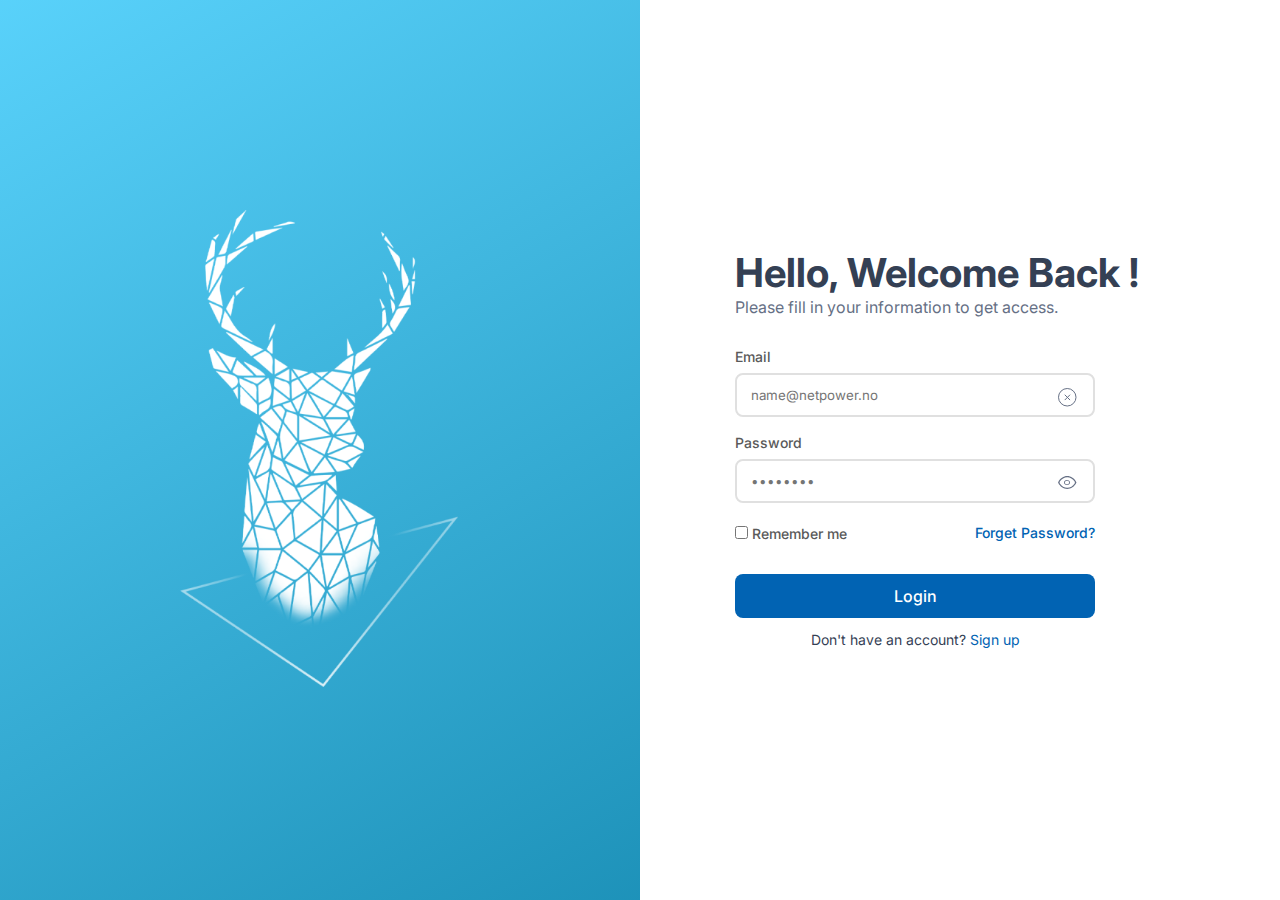
<file: login.html>
<!DOCTYPE html>
<html lang="en">
<head>
    <meta charset="UTF-8">
    <meta http-equiv="X-UA-Compatible" content="IE=edge">
    <meta name="viewport" content="width=device-width, initial-scale=1.0">
    <link rel="stylesheet" href="assets/css/layout.css">
    <link rel="stylesheet" href="assets/css/form.css">
    <link rel="stylesheet" href="assets/css/button.css">
    <link rel="stylesheet" href="assets/css/root.css">
    <link rel="preconnect" href="https://fonts.googleapis.com">
    <link rel="preconnect" href="https://fonts.gstatic.com" crossorigin>
    <link href="https://fonts.googleapis.com/css2?family=Inter:wght@200;300;500;700&display=swap" rel="stylesheet">
    <title>Intern</title>
</head>
<body>
    <div class="container">
        <div class="container__left">
            <div class="container__left-image">
                <img src="assets/images/login.png" alt="login">
            </div>
        </div>
        <div class="container__right">
            <div class="container__right-form">
                <form action="" class="form">
                    <div class="form__heading">
                        <h2>Hello, Welcome Back !</h1>
                        <p>Please fill in your information to get access.</p>
                    </div>
                    <div class="form__group">
                        <div class="form__info">
                            <label for="email" class="form__label">Email</label>
                            <div class="form__input">
                                <input id="email" name="email" type="text" class="form__value" placeholder="name@netpower.no">
                                <button class="btn-clear">
                                    <img src="assets/images/Close.svg" alt="">
                                </button>
                            </div>
                        </div>
                        <div class="form__info">
                            <label for="password" class="form__label">Password</label>
                            <div class="form__input">
                                <input id="password" name="password" type="password" class="form__value" placeholder="••••••••">
                                <button class="btn-show">
                                    <img src="assets/images/Show.svg" alt="">
                                </button>
                            </div>
                        </div>
                        <div class="form__request">
                            <div class="form__forget">
                                <input type="checkbox" id="" name="" value="">
                                <label for="">Remember me</label><br>
                            </div>
                                <a href="./">Forget Password?</a>
                        </div>
                        <button class="btn--large_enabled" style="margin-bottom: 10px;">Login</button>
                        <p class="sign-up">
                            Don't have an account? 
                            <a href="">Sign up</a>
                        </p>
                    </div>
                </form>
            </div>
        </div>
    </div>
</body>
</html>
</file>
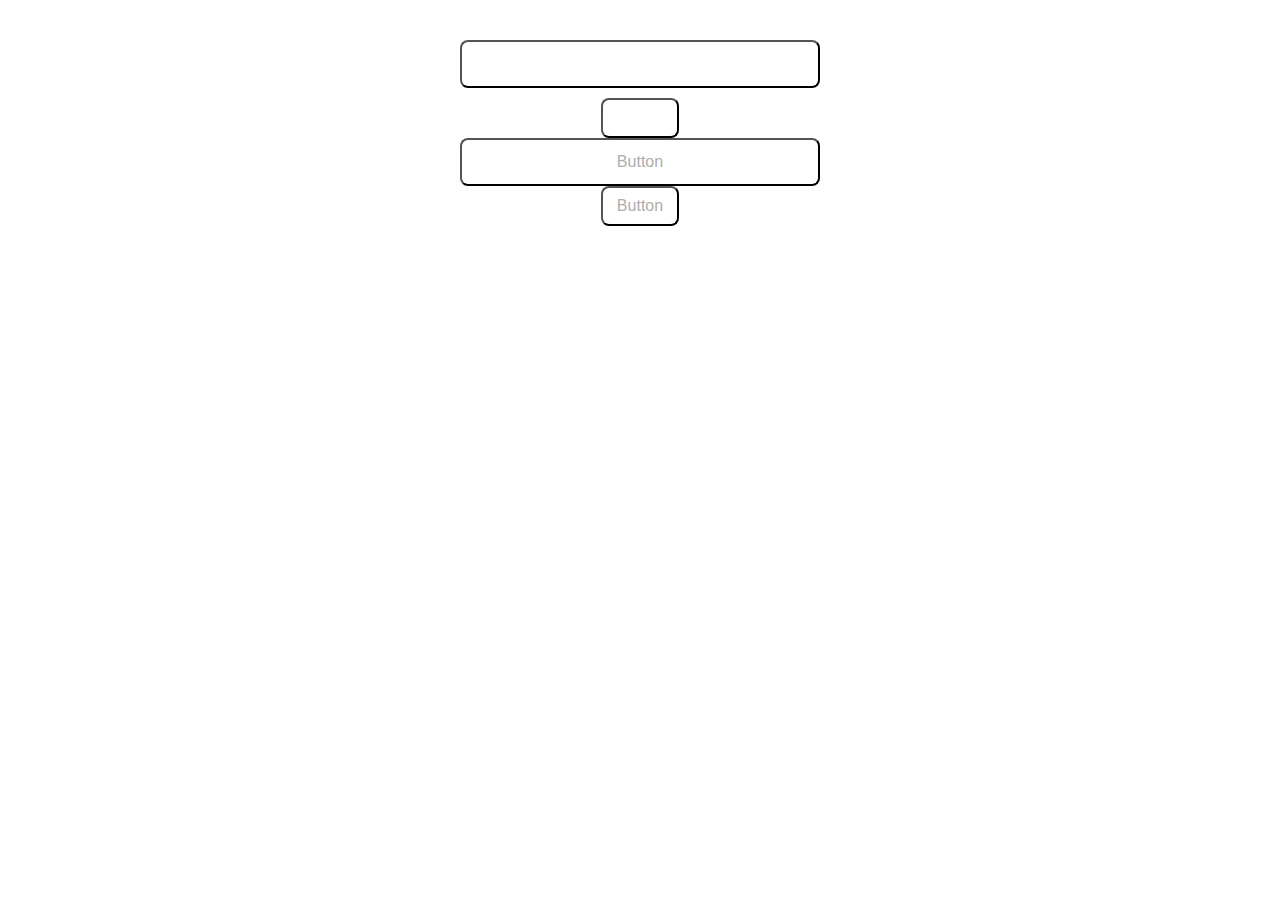
<file: components/button.html>
<!DOCTYPE html>
<html lang="en">
<head>
    <meta charset="UTF-8">
    <meta http-equiv="X-UA-Compatible" content="IE=edge">
    <meta name="viewport" content="width=device-width, initial-scale=1.0">
    <link rel="stylesheet" href="../assets/css/button.css">
    <title>Button</title>
</head>
<body>
    
    <div style="display: flex; flex-direction: column; margin: 30px; justify-content: center; align-items: center;">

        <button class="btn--large_enabled" style="margin-bottom: 10px;">Login</button>
        <button class="btn--small_enabled">Button</button>
        <button class="btn--large_disabled">Button</button>
        <button class="btn--small_disabled">Button</button>
    </div>
</body>
</html>
</file>
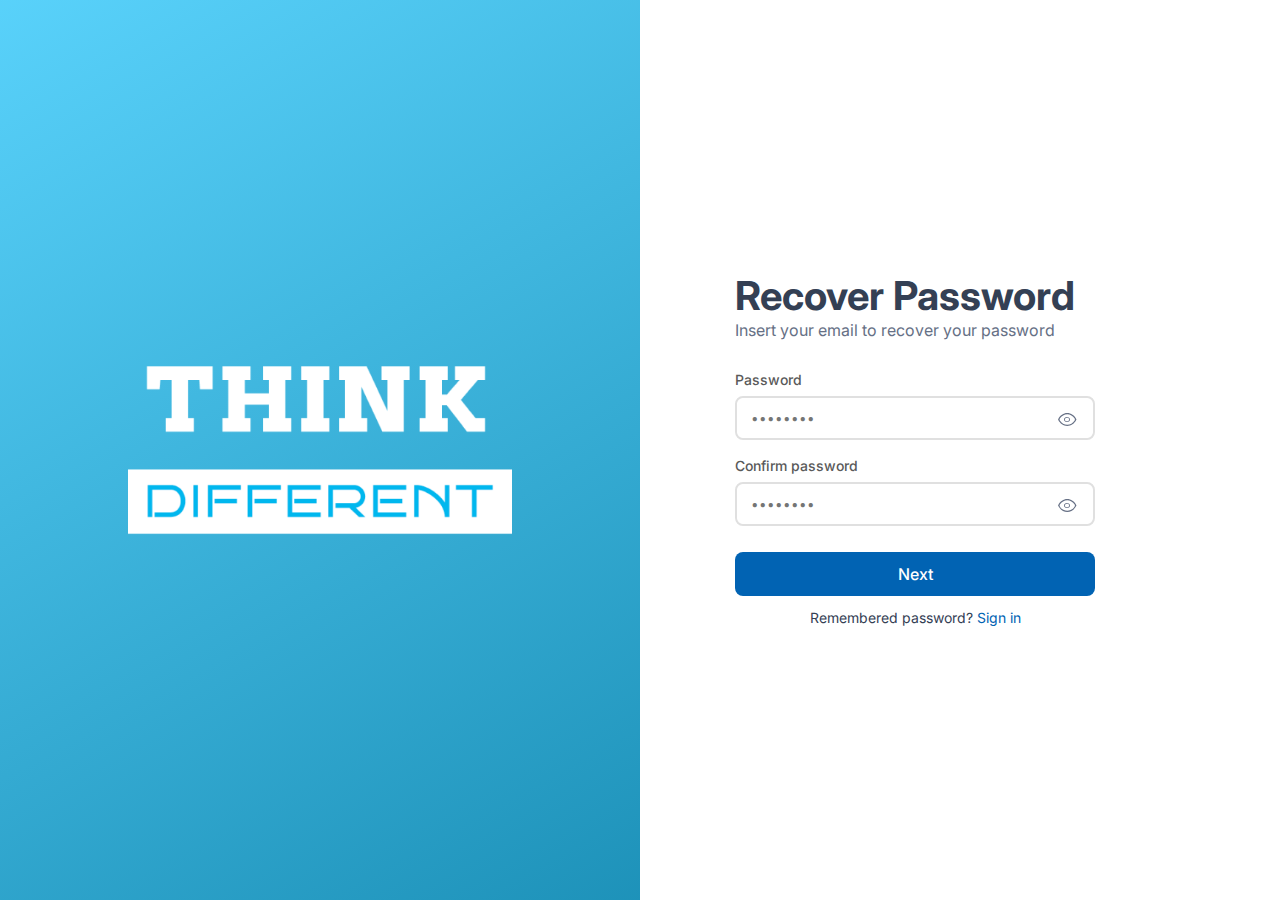
<file: pages/forgot_passoword/recover_password-fill.html>
<!DOCTYPE html>
<html lang="en">
<head>
    <meta charset="UTF-8">
    <meta http-equiv="X-UA-Compatible" content="IE=edge">
    <meta name="viewport" content="width=device-width, initial-scale=1.0">
    <link rel="stylesheet" href="../../assets/css/components.css">
    <link rel="stylesheet" href="../../assets/css/form.css">
    <link rel="stylesheet" href="../../assets/css/layout.css">
    <link rel="stylesheet" href="../../assets/css/root.css">
    <link rel="preconnect" href="https://fonts.googleapis.com">
    <link rel="preconnect" href="https://fonts.gstatic.com" crossorigin>
    <link href="https://fonts.googleapis.com/css2?family=Inter:wght@200;300;500;700&display=swap" rel="stylesheet">
    <title>FillPassword</title>
</head>
<body>
    <div class="container">
        <div class="container__left">
            <div class="container__left-image">
                <img src="../../assets/images/forgot_password.png" alt="think different">
            </div>
        </div>
        <div class="container__right">
            <div class="container__right-form">
                <form class="form">
                    <div class="form__heading">
                        <h2>Recover Password</h2>
                        <p>Insert your email to recover your password</p>
                    </div>
                    <div class="form__group">
                        <div class="form__info">
                            <label for="password" class="form__label">Password</label>
                            <div class="form__input">
                                <input id="password" name="password" type="password" class="form__value" placeholder="••••••••">
                                <button class="btn-show">
                                    <img src="../../assets/images/Show.svg" alt="show-hide" class="show-hide">
                                </button>
                            </div>
                        </div>
                        <div class="form__info">
                            <label for="confirm_password" class="form__label">Confirm password</label>
                            <div class="form__input">
                                <input id="confirm_password" name="confirm_password" type="password" class="form__value" placeholder="••••••••">
                                <button class="btn-show">
                                    <img src="../../assets/images/Show.svg" alt="show-hide" class="show-hide">
                                </button>
                            </div>
                        </div>
                        <button class="btn--large_enabled btn-recover-fill">Next</button>
                        <p class="sign-up">
                            Remembered password?
                            <a href="http://127.0.0.1:5500/pages/login/login.html">Sign in</a>
                        </p>
                    </div>
                </form>
            </div>
        </div>
    </div>
    <script type="module" src="../../assets/js/validator_formRecoverFill.js"></script>
</body>
</html>
</file>
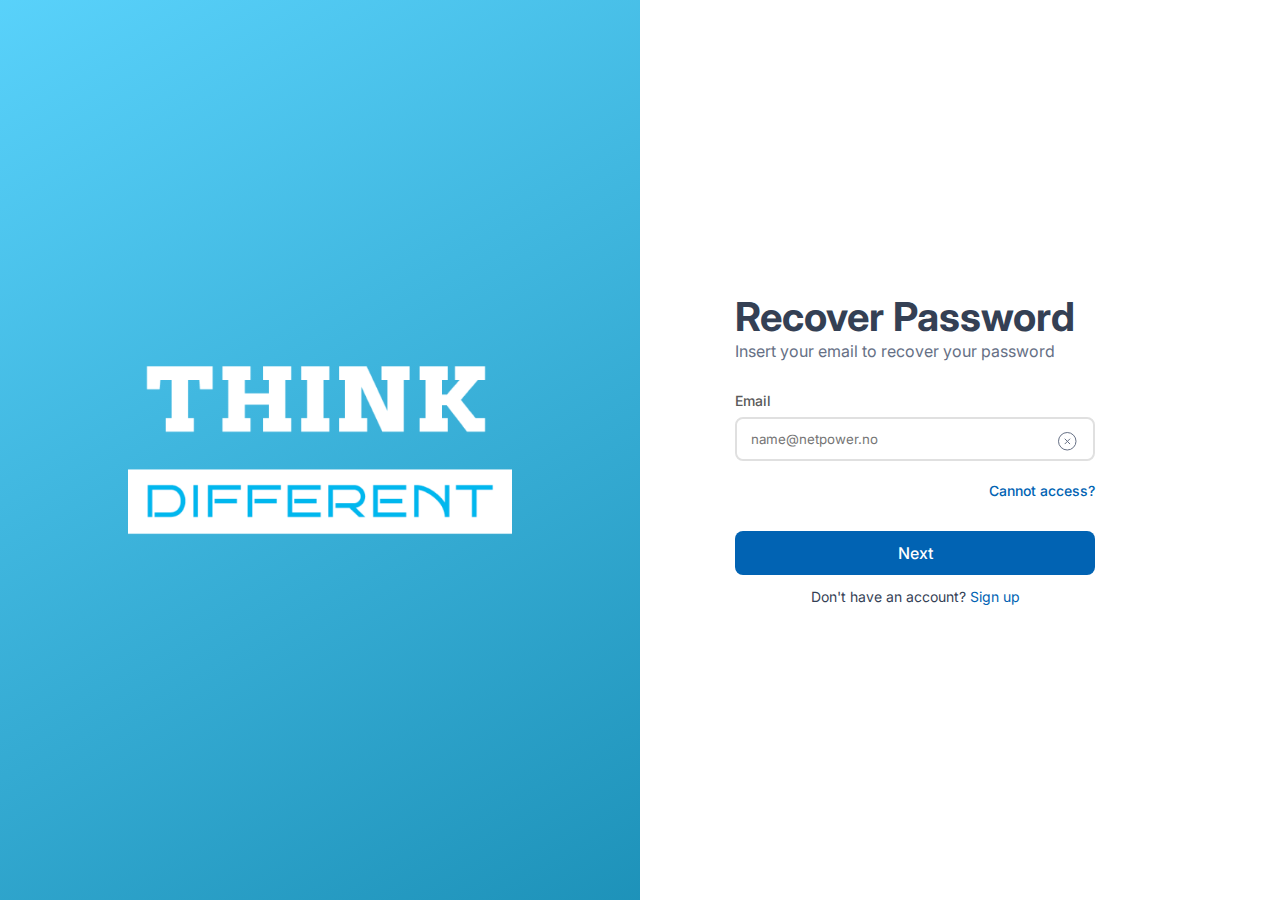
<file: pages/forgot_passoword/recover_password.html>
<!DOCTYPE html>
<html lang="en">
<head>
    <meta charset="UTF-8">
    <meta http-equiv="X-UA-Compatible" content="IE=edge">
    <meta name="viewport" content="width=device-width, initial-scale=1.0">
    <link rel="stylesheet" href="../../assets/css/components.css">
    <link rel="stylesheet" href="../../assets/css/form.css">
    <link rel="stylesheet" href="../../assets/css/layout.css">
    <link rel="stylesheet" href="../../assets/css/root.css">
    <link rel="preconnect" href="https://fonts.googleapis.com">
    <link rel="preconnect" href="https://fonts.gstatic.com" crossorigin>
    <link href="https://fonts.googleapis.com/css2?family=Inter:wght@200;300;500;700&display=swap" rel="stylesheet">
    <title>RecoverPassword</title>
</head>
<body>
    <div class="container">
        <div class="container__left">
            <div class="container__left-image">
                <img src="../../assets/images/forgot_password.png" alt="think different">
            </div>
        </div>
        <div class="container__right">
            <div class="container__right-form">
                <form class="form">
                    <div class="form__heading">
                        <h2>Recover Password</h2>
                        <p>Insert your email to recover your password</p>
                    </div>
                    <div class="form__group">
                        <div class="form__info">
                            <label for="email" class="form__label">Email</label>
                            <div class="form__input">
                                <input id="email" name="email" type="text" placeholder="name@netpower.no">
                                <button class="btn-clear">
                                    <img src="../../assets/images/Clear.svg" alt="clear">
                                </button>
                            </div>
                        </div>
                        <div class="form__request">
                            <div></div>
                            <a href="./">Cannot access?</a>
                        </div>
                        <button class="btn--large_enabled btn-recover">Next</button>
                        <p class="sign-up">
                            Don't have an account? 
                            <a href="http://127.0.0.1:5500/pages/signup/signup.html">Sign up</a>
                        </p>
                    </div>
                </form>
            </div>
        </div>
    </div>
    <script type="module" src="../../assets/js/validator_formRecover.js"></script>
</body>
</html>
</file>
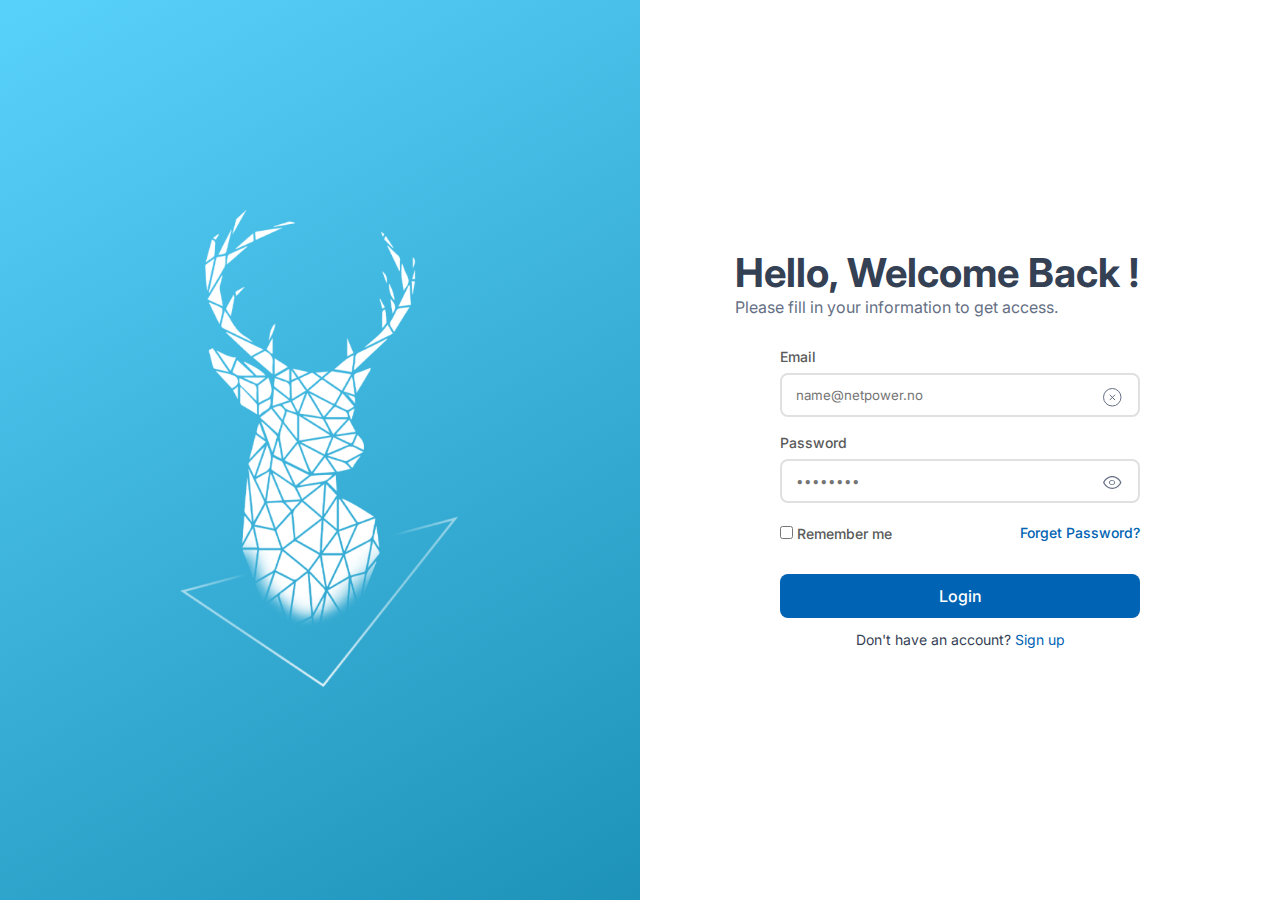
<file: pages/login/login.html>
<!DOCTYPE html>
<html lang="en">
<head>
    <meta charset="UTF-8">
    <meta http-equiv="X-UA-Compatible" content="IE=edge">
    <meta name="viewport" content="width=device-width, initial-scale=1.0">
    <link rel="stylesheet" href="../../assets/css/layout.css">
    <link rel="stylesheet" href="../../assets/css/form.css">
    <link rel="stylesheet" href="../../assets/css/components.css">
    <link rel="stylesheet" href="../../assets/css/root.css">
    <link rel="preconnect" href="https://fonts.googleapis.com">
    <link rel="preconnect" href="https://fonts.gstatic.com" crossorigin>
    <link href="https://fonts.googleapis.com/css2?family=Inter:wght@200;300;500;700&display=swap" rel="stylesheet">
    <title>Login</title>
</head>
<body>
    <div class="container">
        <div class="container__left">
            <div class="container__left-image">
                <img src="../../assets/images/login.png" alt="login">
            </div>
        </div>
        <div class="container__right">
            <div class="container__right-form">
                <form action="" class="form">
                    <div class="form__heading">
                        <h2>Hello, Welcome Back !</h1>
                        <p>Please fill in your information to get access.</p>
                    </div>
                    <div class="form__group margin-auto">
                        <div class="form__info">
                            <label id="label__email-login" for="email" class="form__label">Email</label>
                            <div class="form__input">
                                <input id="email" name="email" type="text" class="form__value" required placeholder="name@netpower.no">
                                <button class="btn-clear">
                                    <img src="../../assets/images/Clear.svg" alt="clear">
                                </button>
                            </div>
                        </div>
                        <div class="form__info">
                            <label id="label__password-login" for="password" class="form__label">Password</label>
                            <div class="form__input">
                                <input id="password" name="password" type="password" class="form__value" required placeholder="••••••••">
                                <button class="btn-show">
                                    <img class="show-hide" src="../../assets/images/Show.svg" alt="show">
                                </button>
                            </div>
                        </div>
                        <div class="form__request">
                            <div class="form__forget">
                                <input type="checkbox" id="remember" name="remember" required value="remember">
                                <label for="remember">Remember me</label><br>
                            </div>
                                <a href="../forgot_passoword/recover_password.html" target="_blank">Forget Password?</a>
                        </div>
                        <button class="btn--large_enabled btn-submit-login">Login</button>
                        <p class="sign-up">
                            Don't have an account? 
                            <a href="../signup/signup.html">Sign up</a>
                        </p>
                    </div>
                </form>
            </div>
        </div>
    </div>
    <script type="module" src="../../assets/js/validator_formLogin.js"></script>
</body>
</html>
</file>
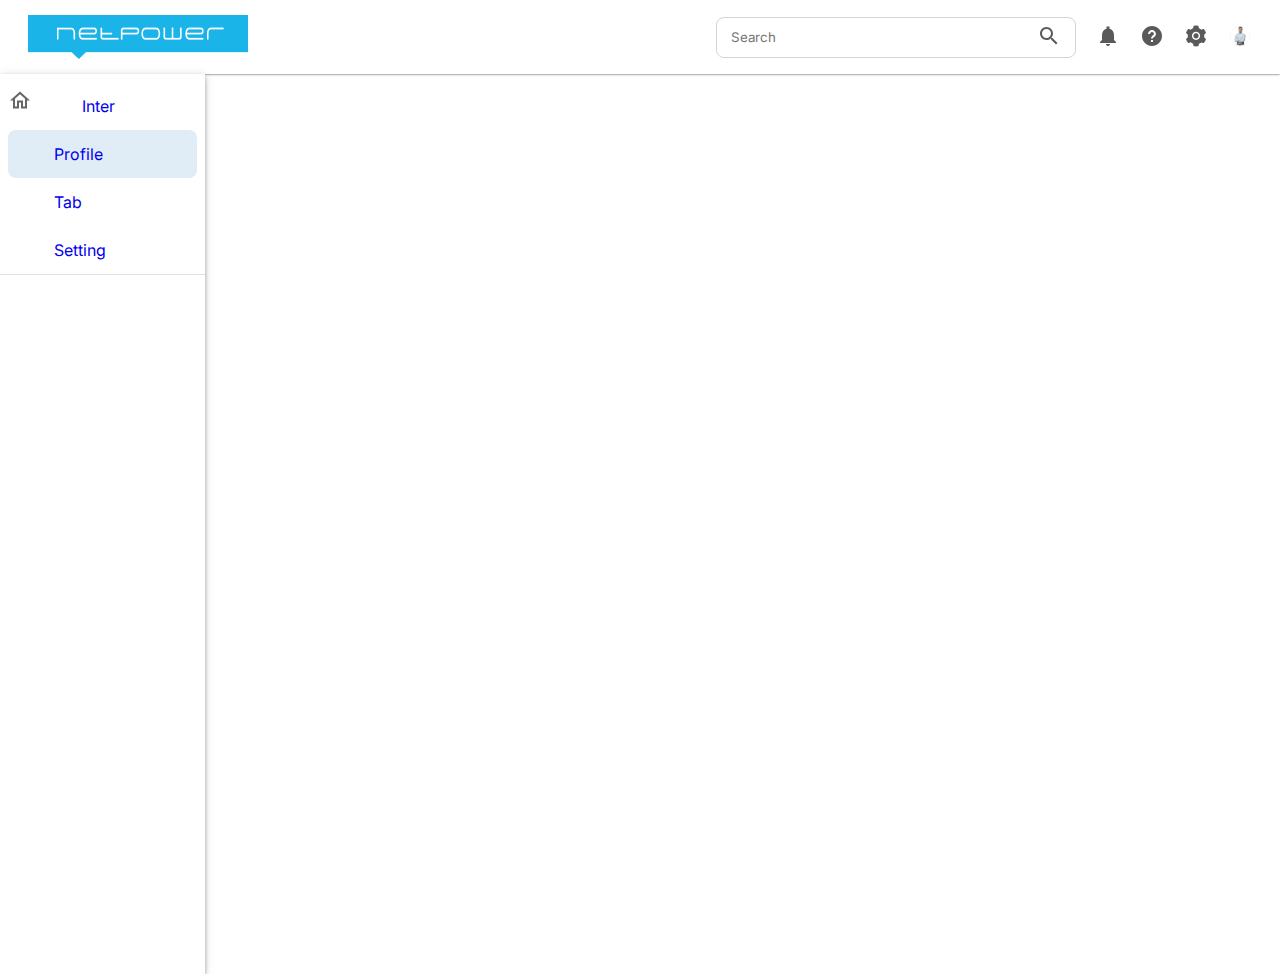
<file: pages/profile/profile.html>
<!DOCTYPE html>
<html lang="en">
<head>
    <meta charset="UTF-8">
    <meta http-equiv="X-UA-Compatible" content="IE=edge">
    <meta name="viewport" content="width=device-width, initial-scale=1.0">
    <link rel="stylesheet" href="../../assets/css/root.css">
    <link rel="stylesheet" href="../../assets/css/profile.css">
    <link rel="stylesheet" href="../../assets/css/components.css">
    <link rel="preconnect" href="https://fonts.googleapis.com">
    <link rel="preconnect" href="https://fonts.gstatic.com" crossorigin>
    <link href="https://fonts.googleapis.com/css2?family=Inter:wght@200;300;500;700&display=swap" rel="stylesheet">
    <title>Profile</title>
</head>
<body>
    <div class="profile">
        <div class="profile__header">
            <div class="header__left"></div>
            <div class="header__right">
                <div class="header__search">
                    <input type="text" placeholder="Search"> 
                    <button>
                        <img src="../../assets/images/Search.svg" alt="search">
                    </button>
                </div>
                <div class="header__icons">
                    <button>
                        <img src="../../assets/images/Notification.svg" alt="notification">
                    </button>
                    <button>
                        <img src="../../assets/images/Help.svg" alt="help">
                    </button>
                    <button>
                        <img src="../../assets/images/Setting.svg" alt="setting">
                    </button>
                    <button>
                        <img src="../../assets/images/Avatar.svg" alt="avatar">
                    </button>
                </div>

            </div>
        </div>
        <div class="profile__container">
            <div class="profile__left">
                <div class="navigation">
                    <ul class="navigation__list">
                        <li class="navigation__item">
                        <img src="../../assets/images/Home.svg" alt="home">
                           <a href="./" class="navigation__item-link">
                                Inter
                           </a>   
                        </li>
                        <li class="navigation__item color">
                            <a href="./" class="navigation__item-link">
                                Profile
                            </a></li>
                        <li class="navigation__item">
                            <a href="./" class="navigation__item-link">
                                Tab
                            </a>
                        </li>
                        <li class="navigation__item">
                            <a href="./" class="navigation__item-link">
                                Setting
                            </a>     
                        </li>
                    </ul>
                </div>
                <div class="diveder"></div>
            </div>
            <div class="profile__right"></div>
        </div>
    </div>
</body>
</html>
</file>
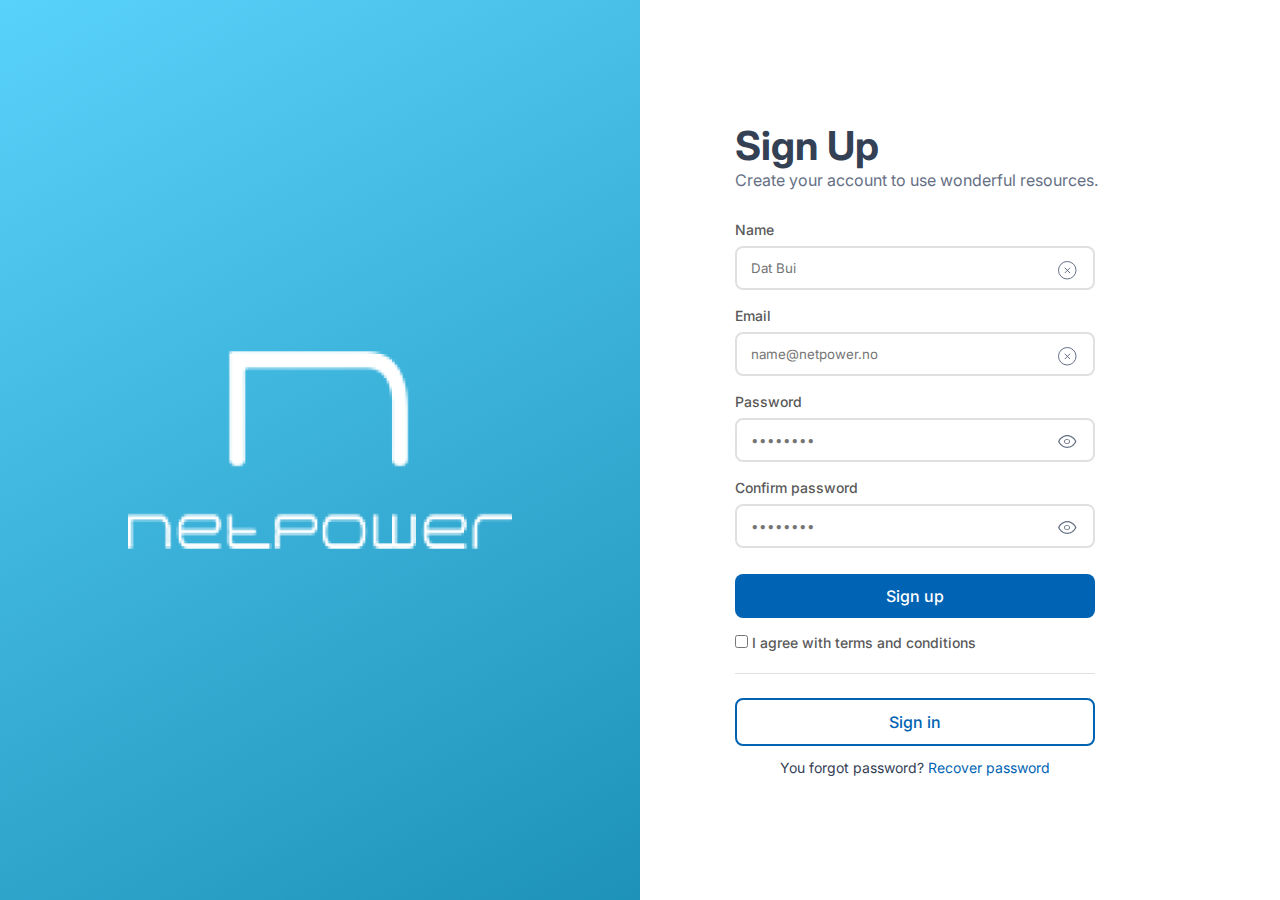
<file: pages/signup/signup.html>
<!DOCTYPE html>
<html lang="en">
<head>
    <meta charset="UTF-8">
    <meta http-equiv="X-UA-Compatible" content="IE=edge">
    <meta name="viewport" content="width=device-width, initial-scale=1.0">
    <link rel="stylesheet" href="../../assets/css/components.css">
    <link rel="stylesheet" href="../../assets/css/form.css">
    <link rel="stylesheet" href="../../assets/css/layout.css">
    <link rel="stylesheet" href="../../assets/css/root.css">
    <link rel="preconnect" href="https://fonts.googleapis.com">
    <link rel="preconnect" href="https://fonts.gstatic.com" crossorigin>
    <link href="https://fonts.googleapis.com/css2?family=Inter:wght@200;300;500;700&display=swap" rel="stylesheet">
    <title>Signup</title>
</head>
<body>
    <div class="container">
        <div class="container__left">
            <div class="container__left-image">
                <img src="../../assets/images/signup.png" alt="login">
            </div>
        </div>
        <div class="container__right">
            <div class="container__right-form">
                <form action="" class="form">
                    <div class="form__heading">
                        <h2>Sign Up</h2>
                        <p>Create your account to use wonderful resources.</p>
                    </div>
                    <div class="form__group">
                        <div class="form__info">
                            <label for="fullname" class="form__label">Name</label>
                            <div class="form__input">
                                <input id="fullname" name="fullname" required type="text" class="form__value" placeholder="Dat Bui">
                                <button class="btn-clear">
                                    <img src="../../assets/images/Clear.svg" alt="clear">
                                </button>
                            </div>
                        </div>
                        <div class="form__info">
                            <label for="email" class="form__label">Email</label>
                            <div class="form__input">
                                <input id="email" name="email" type="text" required class="form__value" placeholder="name@netpower.no">
                                <button class="btn-clear">
                                    <img src="../../assets/images/Clear.svg" alt="clear">
                                </button>
                            </div>
                        </div>
                        <div class="form__info">
                            <label for="password" class="form__label">Password</label>
                            <div class="form__input">
                                <input id="password" name="password" type="password"  required class="form__value" placeholder="••••••••">
                                <button class="btn-show">
                                    <img src="../../assets/images/Show.svg" class="show-hide" alt="show-hide">
                                </button>
                            </div>
                        </div>
                        <div class="form__info">
                            <label for="confirm_password" class="form__label">Confirm password</label>
                            <div class="form__input">
                                <input id="confirm_password" name="confirm_password" type="password" required class="form__value" placeholder="••••••••">
                                <button class="btn-show">
                                    <img src="../../assets/images/Show.svg" class="show-hide" alt="show-hide">
                                </button>
                            </div>
                        </div>
                       
                        <button class="btn--large_enabled  btn-submit-signup">Sign up</button>
                        <div class="form__request">
                            <div class="form__forget">
                                <input type="checkbox" id="checkbox" name="" value="">
                                <label for="">I agree with terms and conditions</label><br>
                            </div>
                        </div>
                        <div class="diveder"></div>
                        <button class="btn--large_focused btn-signin">Sign in</button>
                        <p class="sign-up">
                            You forgot password?
                            <a href="http://127.0.0.1:5500/pages/forgot_passoword/recover_password.html">Recover password</a>
                        </p>
                    </div>
                </form>
            </div>
        </div>
    </div>
    <script type="module" src="../../assets/js/validator_formSignup.js"></script>

</body>
</html>
</file>
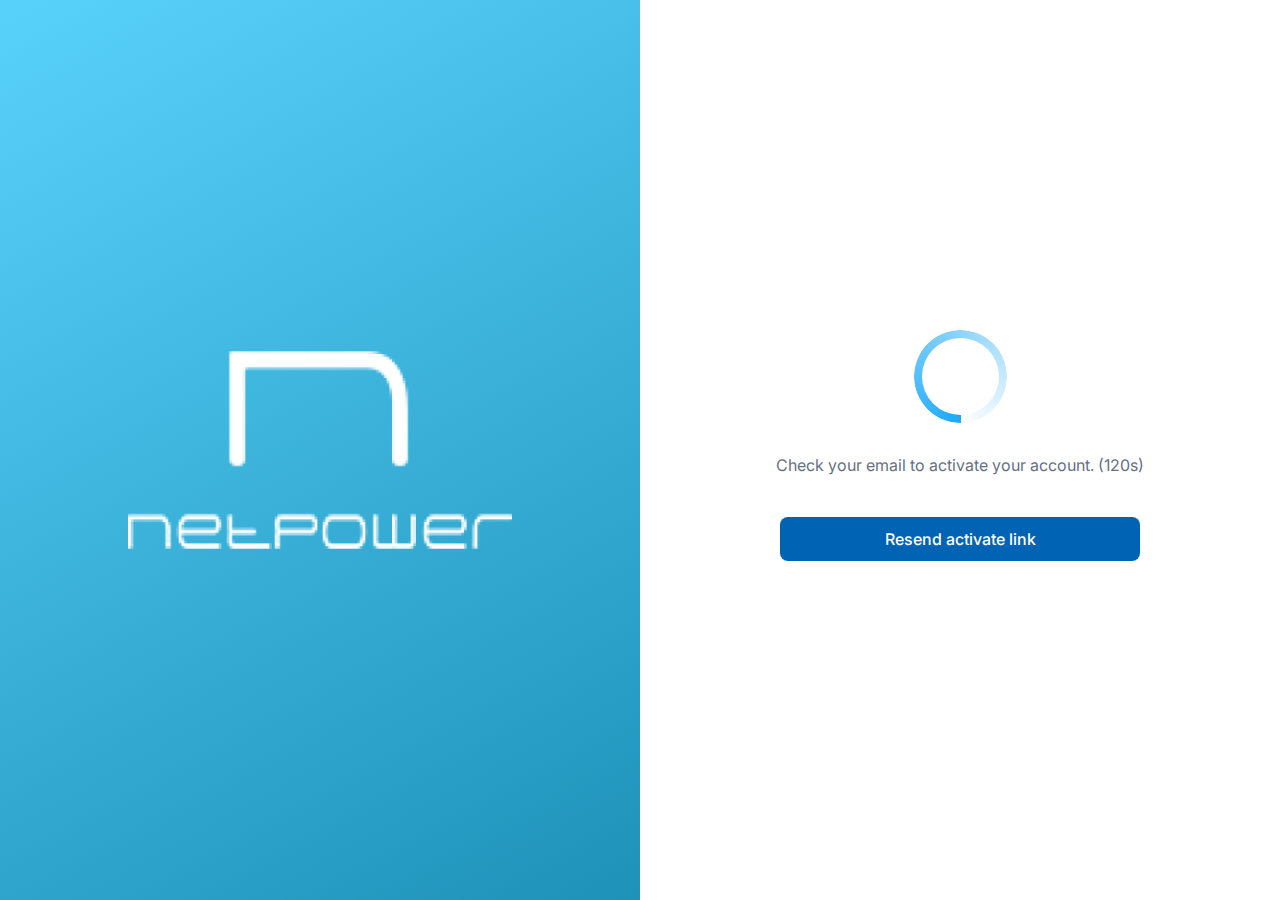
<file: pages/signup/signup_checkemail.html>
<!DOCTYPE html>
<html lang="en">
<head>
    <meta charset="UTF-8">
    <meta http-equiv="X-UA-Compatible" content="IE=edge">
    <meta name="viewport" content="width=device-width, initial-scale=1.0">
    <link rel="stylesheet" href="../../assets/css/layout.css">
    <link rel="stylesheet" href="../../assets/css/root.css">
    <link rel="stylesheet" href="../../assets/css/components.css">
    <link rel="stylesheet" href="../../assets/css/signup_checkemail.css">
    <link rel="preconnect" href="https://fonts.googleapis.com">
    <link rel="preconnect" href="https://fonts.gstatic.com" crossorigin>
    <link href="https://fonts.googleapis.com/css2?family=Inter:wght@200;300;500;700&display=swap" rel="stylesheet">
    <title>Check email</title>
</head>
<body>
    <div class="container">
        <div class="container__left">
            <div class="container__left-image">
                <img src="../../assets/images/signup.png" alt="netpower">
            </div>
        </div>
        <div class="container__right">
            <div class="container__right-check">
                <div class="loader"></div>
                <p>Check your email to activate your account. (120s)</p>
                <button class="btn--large_enabled ">Resend activate link</button>
            </div>
        </div>
    </div>
    
</body>
</html>
</file>
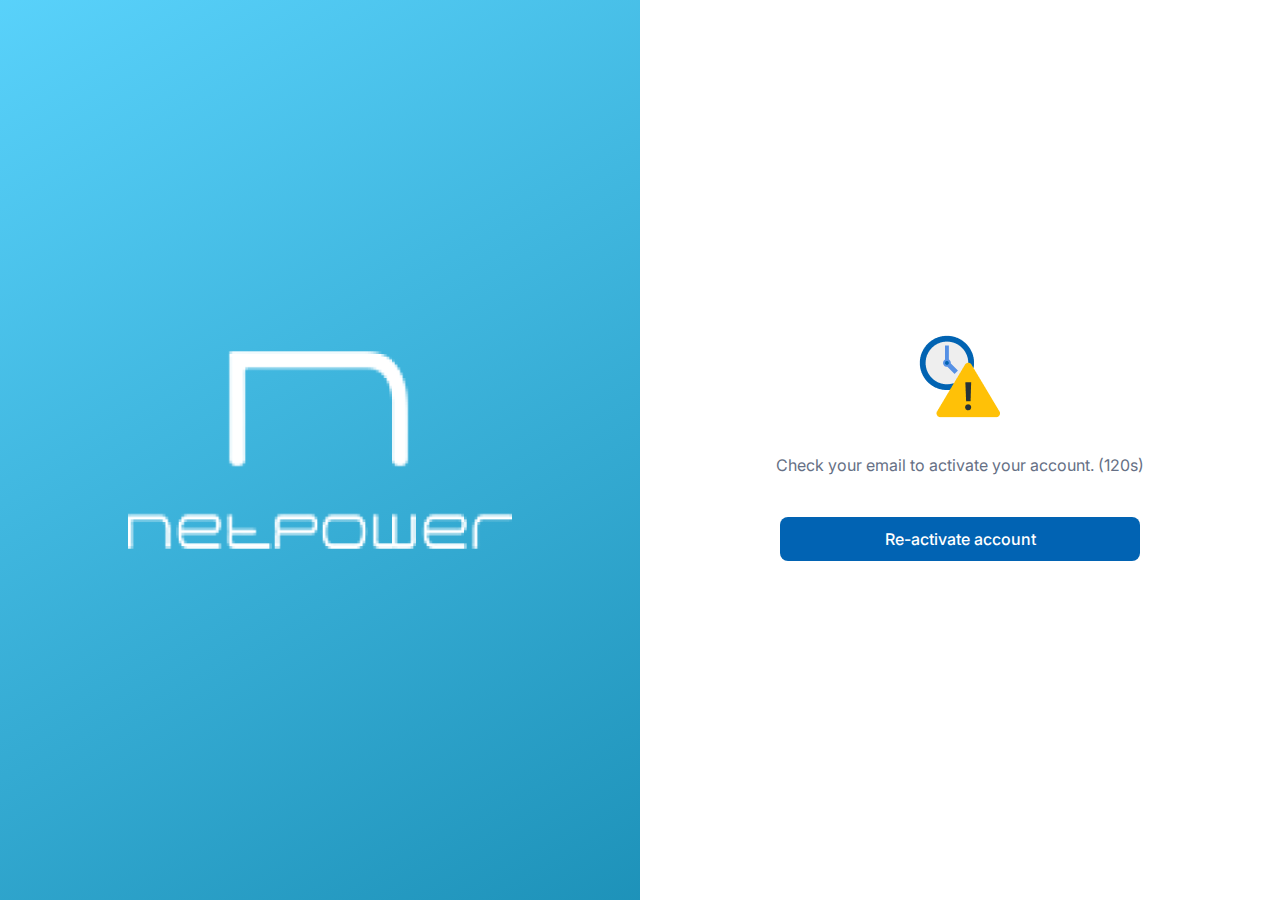
<file: pages/signup/signup_checkmail-expired.html>
<!DOCTYPE html>
<html lang="en">
<head>
    <meta charset="UTF-8">
    <meta http-equiv="X-UA-Compatible" content="IE=edge">
    <meta name="viewport" content="width=device-width, initial-scale=1.0">
    <link rel="stylesheet" href="../../assets/css/layout.css">
    <link rel="stylesheet" href="../../assets/css/root.css">
    <link rel="stylesheet" href="../../assets/css/components.css">
    <link rel="stylesheet" href="../../assets/css/signup_checkemail.css">
    <link rel="preconnect" href="https://fonts.googleapis.com">
    <link rel="preconnect" href="https://fonts.gstatic.com" crossorigin>
    <link href="https://fonts.googleapis.com/css2?family=Inter:wght@200;300;500;700&display=swap" rel="stylesheet">
    <title>Check email expired</title>
</head>
<body>
    <div class="container">
        <div class="container__left">
            <div class="container__left-image">
                <img src="../../assets/images/signup.png" alt="netpower">
            </div>
        </div>
        <div class="container__right">
            <div class="container__right-check">
                <img src="../../assets/images/expired.png" alt="expired">
                <p>Check your email to activate your account. (120s)</p>
                <button class="btn--large_enabled ">Re-activate account</button>
            </div>
        </div>
    </div>
    
</body>
</html>
</file>
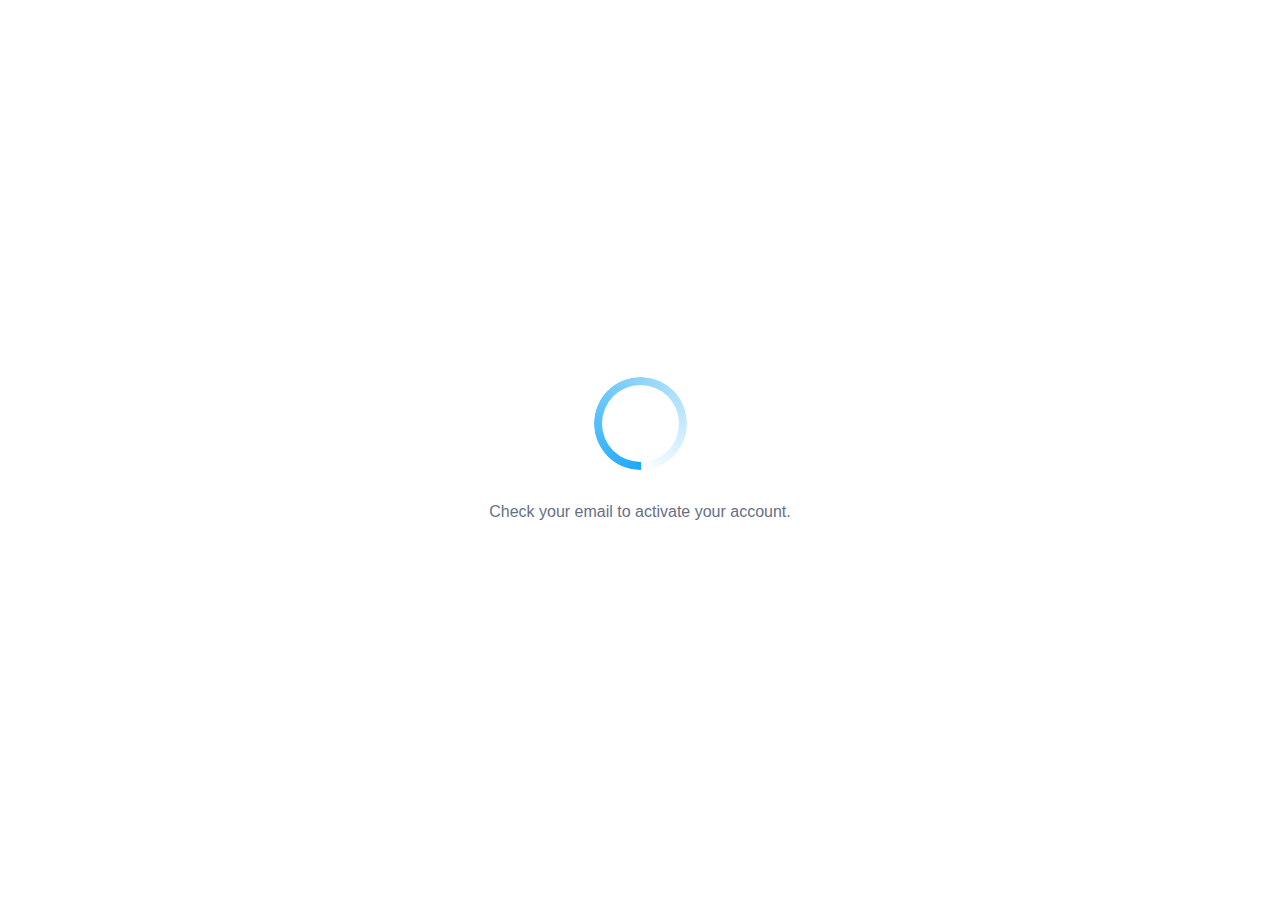
<file: pages/signup/signup_checkmail-wait.html>
<!DOCTYPE html>
<html lang="en">
<head>
    <meta charset="UTF-8">
    <meta http-equiv="X-UA-Compatible" content="IE=edge">
    <meta name="viewport" content="width=device-width, initial-scale=1.0">
    <link rel="stylesheet" href="../../assets/css/root.css">
    <link rel="stylesheet" href="../../assets/css/components.css">
    <link rel="stylesheet" href="../../assets/css/signup_checkmail-wait.css">
    <title>Check email wait</title>
</head>
<body>
    <div class="container__wait">
        <div class="loader"></div>
        <p>Check your email to activate your account.</p>
    </div>
</body>
</html>
</file>
<file: assets/css/layout.css>
.container {
    height: 100%;
}
.container__left {
    float: left;
    height: 100%;
    width: 50%;
    background-image: linear-gradient(151.25deg, #5DD6FF -7.2%, #188CB3 109.82%);
}

.container__left-image {
    height: 100%;
    display: flex;
    align-items: center;
    justify-content: center;
} 
.container__left-image img {
    width: 60%;
}

.container__right {
    width: 50%;
    height: 100%;
    float: right;
}

.container__right-form {
    display: flex;
    justify-content: center;
    height: 100%;
}
@media only screen and (max-width: 786px) {
 
    .container__left {
        display: none;
    }
    .container__right {
        width: 100%;
    }
}
</file>
<file: assets/css/form.css>
.form {
    width: 450px;
    min-height: 100px;
    align-self: center;
}
.form__heading { 
    margin-bottom: 30px;
}

.form__heading h2 {
    color: #344054;
    font-size: 40px;
    font-weight: 700;
    text-transform: capitalize;
}

.form__heading p {
    color: #667085;
    font-size: 16px;
    font-weight: 400;
}

.form__group {
    width: 360px;
    
}
.margin-auto {
    margin: auto;
}
.form__info {
    display: flex;
    flex-direction: column;
    margin-bottom: 16px;
}

.form__label {
    color: #5A5A5A;
    font-weight: 500;
    font-size: 14px;
    line-height: 20px;
    margin-bottom: 6px;
}

.form__input {
    border: 2px solid #E0E0E0;
    border-radius: 8px;
    display: flex;
    justify-content: space-between;

    height: 44px;
}


.form__input input {
    border: none;
    outline: none;
    flex: 2;
    /* padding-right: 20px; */
    border-top-left-radius: 8px;
    border-bottom-left-radius: 8px;
    padding: 10px 10px 10px 14px;
}
.form__input button {
    padding: 10px 14px 10px 10px;
    border-top-right-radius: 8px;
    border-bottom-right-radius: 8px;
}

.form__request {
    display: flex;
    justify-content: space-between;
    padding: 4px 0 20px 0;
}
.form__request a {
    color: var(--enabled-color);
    font-weight: 500;
    font-size: 14px;
    line-height: 20px;
}
.form__forget label{
    color: #5A5A5A;
    font-weight: 500;
    font-size: 14px;
    line-height: 20px;
}
.sign-up {
    text-align: center;
    font-weight: 400;
    font-size: 14px;
    line-height: 24px;
    color: #344054;
}
.sign-up a {
    color: var(--enabled-color);
}
@media only screen and (max-width: 786px) {
    .form {
        width: 360px;
    }
  }
</file>
<file: assets/css/button.css>
.btn--large_enabled {
    font-size: 16px;
    font-weight: 500;
    line-height: 20px;
    width: 360px;
    border-radius: 8px;
    background-color: var(--enabled-color);
    color: #ffffff;
    padding: 12px 0px;
    margin: 10px 0;

}
.btn--small_enabled {
    background-color: var(--enabled-color);
    color: #ffffff;
    width: 78px;
    padding: 9px 0;
    font-size: 16px;
    border-radius: 8px;
}
.btn--large_disabled {
    padding: 12px 0;
    font-size: 16px;
    font-weight: 500;
    line-height: 20px;
    width: 360px;
    border-radius: 8px;
    background-color: var(--disabled-color);
    color: #ADADAD;
}
.btn--small_disabled {
    background-color: var(--disabled-color);
    color: #ADADAD;
    padding: 9px 0;
    font-size: 16px;
    font-weight: 500;
    width: 78px;
    border-radius: 8px; 
}


.btn--large_focused {
    font-size: 16px;
    font-weight: 500;
    line-height: 20px;
    width: 360px;
    background-color: var(--white-color);
    color: var(--focused-color);
    border: 2px solid var(--focused-color);
    border-radius: 8px;
    padding: 12px 0px;
    margin: 10px 0;

}


.btn--large_enabled:hover
,.btn--small_enabled:hover{
    background-color: var(--hover-color);
}
.btn--large_disabled:hover,
.btn--small_disabled:hover {
    pointer-events: none;
}
</file>
<file: assets/css/root.css>
* {
    padding: 0;
    margin: 0;
    box-sizing: border-box;
    font-family: 'Inter', sans-serif;
}

html, body {
    height: 100%;
    margin: 0;
}

a {
    text-decoration: none;
}

button {
    outline: none;
    border: none;
    background-color: var(--white-color);
}

:root {
    --enabled-color: #0163B3;
    --disabled-color: #E6E6E6;
    --hover-color: #5590E5;
    --focused-color:   #0163b2;
    --pressed-color: #002E68;
    --white-color: #ffffff;
}

.error {
    border-color: #C62828;
}
.text_error {
    color: #C62828 !important;
}
</file>
<file: assets/css/components.css>
/* button */
.btn--large_enabled {
    font-size: 16px;
    font-weight: 500;
    line-height: 20px;
    width: 360px;
    border-radius: 8px;
    background-color: var(--enabled-color);
    color: #ffffff;
    padding: 12px 0px;
    margin: 10px 0;

}
.btn--small_enabled {
    background-color: var(--enabled-color);
    color: #ffffff;
    width: 78px;
    padding: 9px 0;
    font-size: 16px;
    border-radius: 8px;
}
.btn--large_disabled {
    padding: 12px 0;
    font-size: 16px;
    font-weight: 500;
    line-height: 20px;
    width: 360px;
    border-radius: 8px;
    background-color: var(--disabled-color);
    color: #ADADAD;
}
.btn--small_disabled {
    background-color: var(--disabled-color);
    color: #ADADAD;
    padding: 9px 0;
    font-size: 16px;
    font-weight: 500;
    width: 78px;
    border-radius: 8px; 
}


.btn--large_focused {
    font-size: 16px;
    font-weight: 500;
    line-height: 20px;
    width: 360px;
    background-color: var(--white-color);
    color: var(--focused-color);
    border: 2px solid var(--focused-color);
    border-radius: 8px;
    padding: 12px 0px;
    margin: 10px 0;

}


.btn--normal {
    color: #0074C9;
    font-weight: 500;
    font-size: 16px;
    line-height: 20px;
    margin-right: 30px;
}

.btn--large_enabled:hover
,.btn--small_enabled:hover{
    background-color: var(--hover-color);
}
.btn--large_disabled:hover,
.btn--small_disabled:hover {
    pointer-events: none;
}


/* diveder */
.diveder {
    width: 100%;
    height: 1px;
    background-color: #E0E0E0;
    margin-bottom: 14px;
}
/* reloading */
.loader {
    width: 93px;
    padding: 8px;
    aspect-ratio: 1;
    border-radius: 50%;
    background: conic-gradient(from 180deg at 50% 50%, #1CA9F9 0deg, rgba(217, 217, 217, 0) 360deg);
    --_m: 
      conic-gradient(#1CA9F9 10%,#000),
      linear-gradient(#000 0 0) content-box;
    -webkit-mask: var(--_m);
            mask: var(--_m);
    -webkit-mask-composite: source-out;
            mask-composite: subtract;
    animation: s3 1s infinite linear;
}
@keyframes s3 {to{transform: rotate(1turn)}}
</file>
<file: assets/css/profile.css>
.profile {
    height: 100%;
}
.profile__header {
    height: 74px;
    padding: 15px 28px;
    display: flex;
    align-items: center;
    justify-content: space-between;
    background: #FFFFFF;
    box-shadow: 0px 1px 1px rgba(0, 0, 0, 0.12), 0px 2px 1px -1px rgba(0, 0, 0, 0.12), 0px 1px 3px rgba(0, 0, 0, 0.1);

}
.header__left {
    background: url(../images/logo.png) no-repeat;
    width: 220px;
    height: 44px;
}
.header__right {
    display: flex;
}

.header__search {
    width: 360px;
    padding: 6px 14px;
    border: 1px solid #D0D5DD;
    border-radius: 8px;
    display: flex;
    align-items: center;
    justify-content: space-between;
}
.header__search input {
    border: none;
    outline: none;
    flex: 2;
}
.header__search button {
    margin-left: 10px;
    cursor: pointer;
}

.header__icons {
    display: flex;
    align-items: center;
}
.header__icons button {
    margin-left: 20px;
    cursor: pointer;
}
.header__icons button img{
    width: 24px;
    height: 24px;
}
.profile__container {
    height: 100%;
}

.profile__left {
    height: 100%;
    float: left;
    width: 16%;
    background: #FFFFFF;
    box-shadow: 0px 4px 5px rgba(0, 0, 0, 0.14), 0px 1px 10px rgba(0, 0, 0, 0.12), 0px 2px 4px rgba(0, 0, 0, 0.2);
}
.navigation {
    padding: 0 8px;
}
.navigation__item {
    
    border-radius: 8px;

}
.color {
background: linear-gradient(0deg, rgba(1, 99, 178, 0.12), 
rgba(1, 99, 178, 0.12)), #FFFFFF; 
}
.profile__right {
    width: 84%;
    height: 100%;
    float: right;
}
.navigation__item {
    padding: 14px 0;
}
.navigation__item-link {
    padding: 10px 0px 10px 46px
}
</file>
<file: assets/css/signup_checkemail.css>
.container__right-check {
    display: flex;
    justify-content: center;
    height: 100%;
    flex-direction: column;
    align-items: center;
}
.container__right-check p{
    font-weight: 400;
    font-size: 16px;
    line-height: 24px;
    color: #667085;
    margin: 30px 0;
}
</file>
<file: assets/css/signup_checkmail-wait.css>
.container__wait {
    height: 100%;

    display: flex;
    justify-content: center;
    align-items: center;
    flex-direction: column;
}

.container__wait p {
    font-weight: 400;
    font-size: 16px;
    line-height: 24px;
    color: #667085;
    margin-top: 30px;
}
</file>
